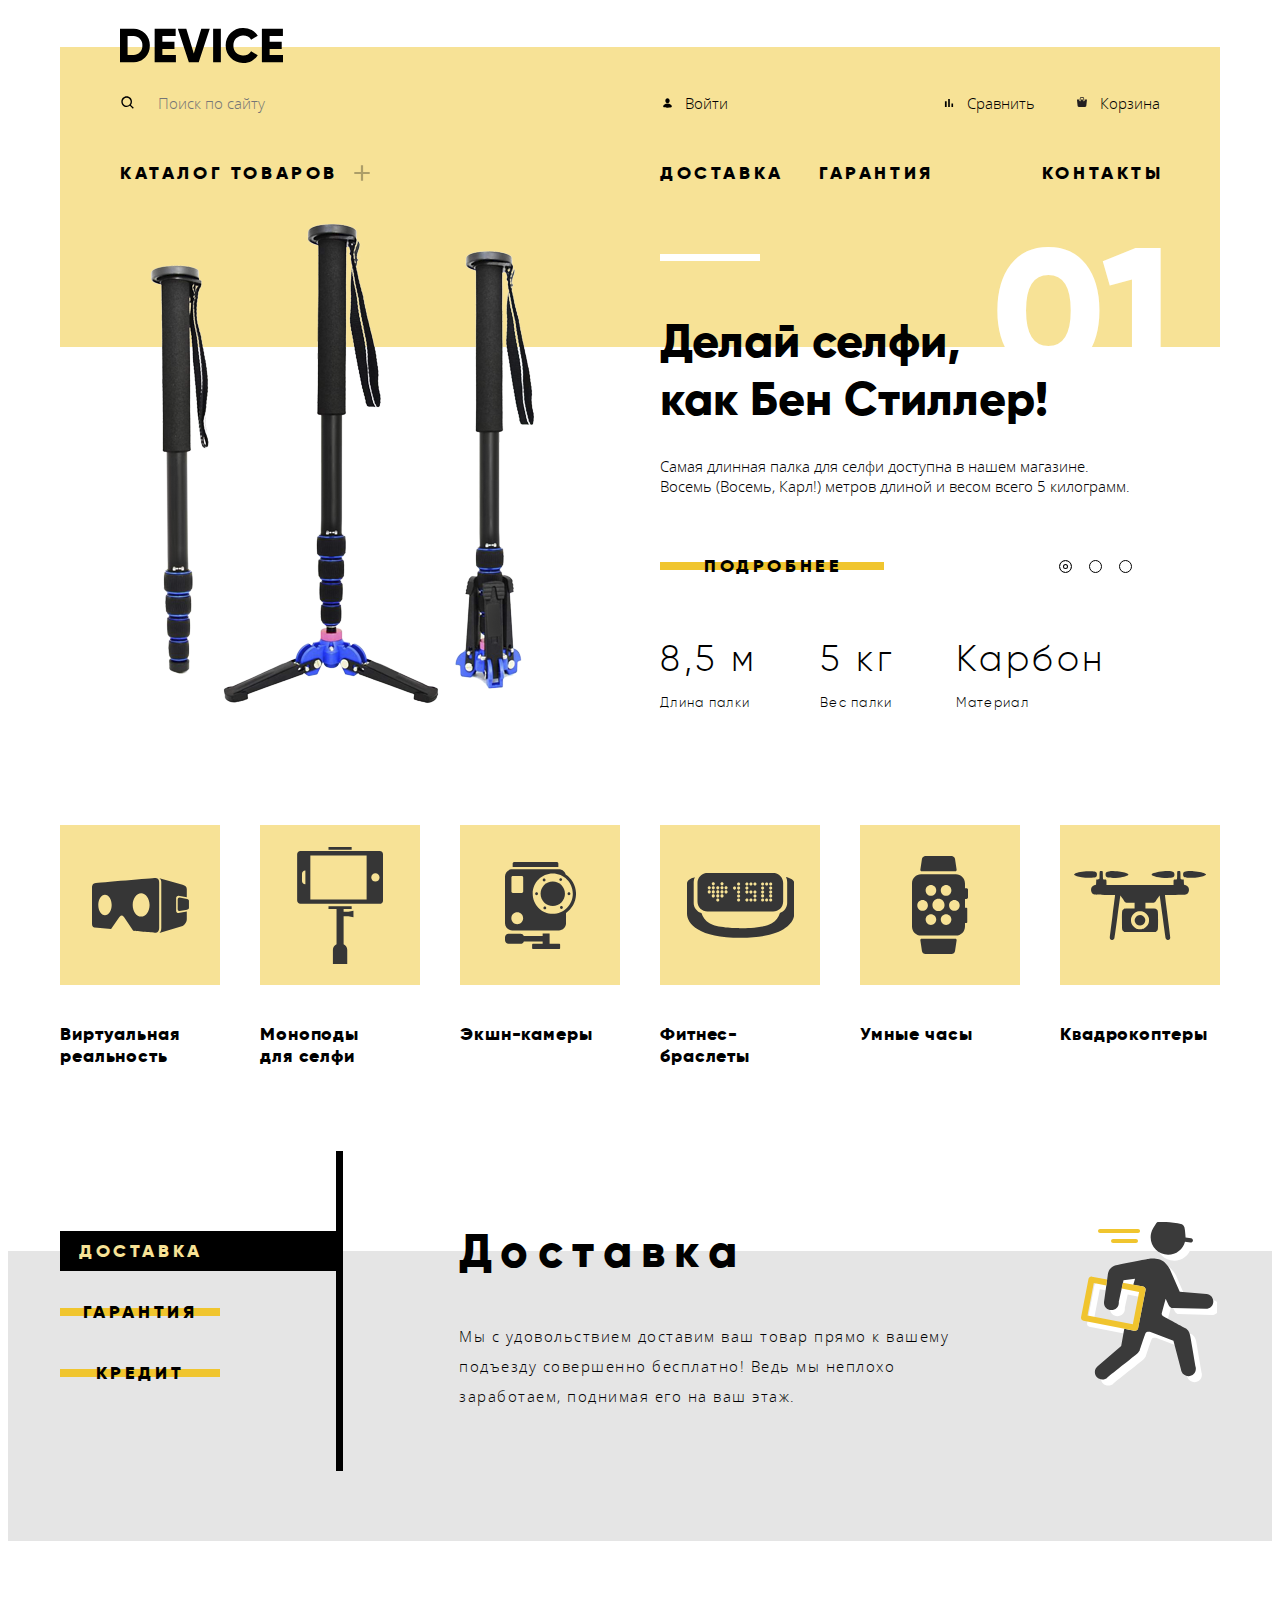
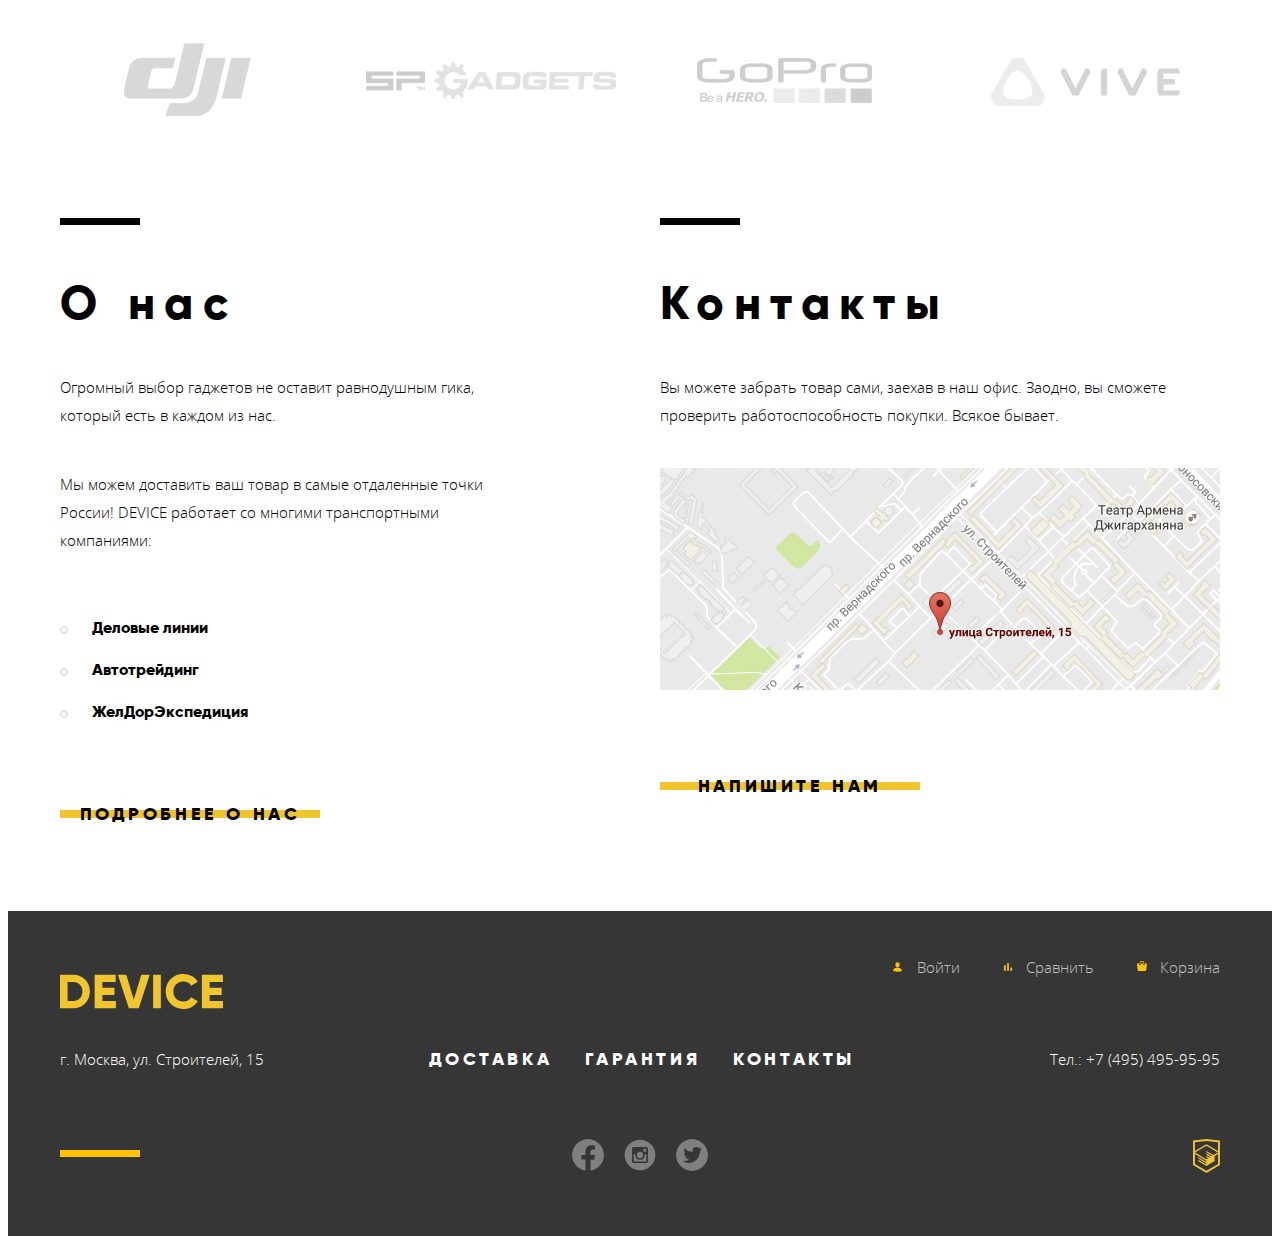
<file: index.html>
<!DOCTYPE html>
<html class="page" lang="ru">

<head>
  <meta charset="utf-8">
  <title>HTML Academy: Девайс</title>
  <link href="css/style.css" rel="stylesheet">
</head>

<body class="page-body">
  <header>
    <div class="layout-positioner">
      <nav class="main-navigation main-navigation__index">
        <a class="main-logo" href="">
          <img src="img/logo-device.svg" width="163" height="35" alt="Магазин электроники «Device»">
        </a>
        <ul class="user__nav">
          <li class="nav-finder">
            <input class="nav-finder-input" type="text" placeholder="Поиск по сайту">
            <a class="nav-finder-search-bth" href="#">Найти</a>
          </li>
          <li>
            <ul class="user__nav-user-link">
              <li class="user-link">
                <a href="#">Войти</a>
              </li>
              <!-- <li class="user-link">
                  <a href="">Валентин Петухов</a>
                </li>
                <li class="user-link__exit">
                  <a href="">Выйти</a>
                </li> -->
            </ul>
          </li>
          <li>
            <ul class="user__nav-actions">
              <li class="actions-chart">
                <a href="#">Сравнить</a>
              </li>
              <li class="actions-cart">
                <a href="#">Корзина</a>
              </li>
            </ul>
          </li>
        </ul>

        <ul class="shop__nav bold-text">
          <li class="shop__nav-catalog">
            <a class="catalog-link" href="catalog.html">Каталог товаров</a>
            <div class="shop__nav-wrapper">
              <ul class="shop__nav-list">
                <li>
                  <a href="">Виртуальная реальность</a>
                </li>
                <li>
                  <a href="">Фитнес-браслеты</a>
                </li>
                <li>
                  <a href="">Квадрокоптер</a>
                </li>
                <li>
                  <a href="">Моноподы для селфи</a>
                </li>
                <li>
                  <a href="">Умные часы</a>
                </li>
                <li>
                  <a href="">Экшн-камеры</a>
                </li>
              </ul>
            </div>
          </li>
          <li>
            <a href="#">Доставка</a>
          </li>
          <li>
            <a href="#">Гарантия</a>
          </li>
          <li>
            <a href="#">Контакты</a>
          </li>
        </ul>
      </nav>
    </div>
  </header>

  <main>
    <h1 class="visually-hidden">Магазин электроники «Device»</h1>
    <section class="slider layout-positioner">
      <ul class="slider__list">
        <li class="slider__item slider__item-0 current-slider">
          <div class="slider__image">
            <img src="img/slider-silfie-stick.png" width="384" height="486" alt="Самая длинная селфи палка">
          </div>
          <div class="slider__info">
            <b class="slider__counter-caption">01</b>
            <h2 class="visually-hidden">Самая длинная палка для селфи</h2>
            <b class="slider__info-caption bold-text">Делай селфи,<br> как Бен Стиллер! </b>
            <p class="slider__info-text">
              Самая длинная палка для селфи доступна в нашем магазине.<br>
              Восемь (Восемь, Карл!) метров длиной и весом всего 5 килограмм.
            </p>
            <div class="slider__controls">
              <a class="button bold-text" href="">Подробнее</a>
              <ul class="slider__switch-list">
                <li class="slider__switch-item slider__switch-current"></li>
                <li class="slider__switch-item"></li>
                <li class="slider__switch-item"></li>
              </ul>
            </div>

            <ul class="slider__table">
              <li>
                <ul>
                  <li class="slider__table-head">8,5 м</li>
                  <li class="slider__table-text">Длина палки</li>
                </ul>
              </li>
              <li>
                <ul>
                  <li class="slider__table-head">5 кг</li>
                  <li class="slider__table-text">Вес палки</li>
                </ul>
              </li>
              <li>
                <ul>
                  <li class="slider__table-head">Карбон</li>
                  <li class="slider__table-text">Материал</li>
                </ul>
              </li>
            </ul>
          </div>
        </li>
        <li class="slider__item slider__item-1">
          <div class="slider__image">
            <img src="img/slider-fitness-brasslete.png" width="345" height="485" alt="Фитнес-браслеты с мотивацией">
          </div>
          <div class="slider__info">
            <b class="slider__counter-caption">02</b>
            <h2 class="visually-hidden">Мотивирующие фитнес-браслеты</h2>
            <b class="slider__info-caption bold-text">Худеем<br> правильно!</b>
            <p class="slider__info-text">
              Мотивирующие фитнес-браслеты помогут найти в себе силы<br>
              не пропускать занятия и соблюдать диету.
            </p>
            <div class="slider__controls">
              <a class="button bold-text" href="">Подробнее</a>
              <ul class="slider__switch-list">
                <li class="slider__switch-item slider__switch-current"></li>
                <li class="slider__switch-item"></li>
                <li class="slider__switch-item"></li>
              </ul>
            </div>
            <ul class="slider__table">
              <li>
                <ul>
                  <li class="slider__table-head">48 часов</li>
                  <li class="slider__table-text">Без подзарядки</li>
                </ul>
              </li>
            </ul>
          </div>
        </li>
        <li class="slider__item slider__item-2">
          <div class="slider__image">
            <img src="img/slider-copter.png" width="526" height="334" alt="Фитнес-браслеты с мотивацией">
          </div>
          <div class="slider__info">
            <h2 class="visually-hidden">Атакующий квадрокоптер</h2>
            <b class="slider__counter-caption">03</b>
            <b class="slider__info-caption bold-text">Порхает как бабочка, жалит как пчела!</b>
            <p class="slider__info-text">
              Этот обычный, на первый взгляд, квадрокоптер оснащен<br>
              мощным лазером, замаскированным под стандартную камеру.
            </p>
            <div class="slider__controls">
              <a class="button bold-text" href="">Подробнее</a>
              <ul class="slider__switch-list">
                <li class="slider__switch-item slider__switch-current"></li>
                <li class="slider__switch-item"></li>
                <li class="slider__switch-item"></li>
              </ul>
            </div>
            <ul class="slider__table">
              <li>
                <ul>
                  <li class="slider__table-head">800 м</li>
                  <li class="slider__table-text">Дальность полета</li>
                </ul>
              </li>
              <li>
                <ul>
                  <li class="slider__table-head">50 м</li>
                  <li class="slider__table-text">Радиус поражения</li>
                </ul>
              </li>
            </ul>
          </div>
        </li>
      </ul>
    </section>

    <section class="page__catalog layout-positioner">
      <h2 class="visually-hidden">Наши товары</h2>
      <ul class="page__catalog-list">
        <li class="page__catalog-item">
          <a href="#">Виртуальная реальность</a>
        </li>
        <li class="page__catalog-item">
          <a href="#">Моноподы<br> для селфи</a>
        </li>
        <li class="page__catalog-item">
          <a href="#">Экшн-камеры</a>
        </li>
        <li class="page__catalog-item">
          <a href="#">Фитнес-браслеты</a>
        </li>
        <li class="page__catalog-item">
          <a href="#">Умные часы</a>
        </li>
        <li class="page__catalog-item">
          <a href="#">Квадрокоптеры</a>
        </li>
      </ul>
    </section>

    <section class="page__services">
      <h2 class="visually-hidden">Дополнительные услуги</h2>
      <div class="layout-positioner">
        <ul class="services__controls-list">
          <li class="services__controls-item">
            <a class="button button-service button-service--current bold-text" href="#">Доставка</a>
          </li>
          <li class="services__controls-item">
            <a class="button button-service bold-text" href="#">Гарантия</a>
          </li>
          <li class="services__controls-item">
            <a class="button button-service bold-text" href="#">Кредит</a>
          </li>
        </ul>
        <ul class="services__list">
          <li class="services-current services__item services-delivery">
            <div class="services__text-container">
              <h3>Доставка</h3>
              <p>
                Мы с удовольствием доставим ваш товар прямо к вашему<br>
                подъезду совершенно бесплатно! Ведь мы неплохо<br>
                заработаем, поднимая его на ваш этаж.
              </p>
            </div>
            <img width="136" height="164" src="img/logo-services-delivery.svg" alt="Доставка">
          </li>
          <li class="services__item services-warranty">
            <div class="services__text-container">
              <h3>Гарантия</h3>
              <p>
                Если из-за возгорания купленного у нас товара у вас сгорит дом —
                не переживайте, мы выдадим вам новый.<br>
                Товар, не дом, конечно же.
              </p>
            </div>
            <img width="171" height="195" src="img/logo-services-warranty.svg" alt="Гарантия">
          </li>
          <li class="services__item services-credit">
            <div class="services__text-container">
              <h3>Кредит</h3>
              <p>
                Залезть в долговую яму стало проще! Кредитные консультанты
                подберут для вас наиболее выгодные<br>
                условия кредита. Выгодные для нашего банка, разумеется.
              </p>
            </div>
            <img width="156" height="188" src="img/logo-services-credit.svg" alt="Кредит">
          </li>
        </ul>
      </div>
    </section>

    <section class="partners layout-positioner">
      <h2 class="visually-hidden">Наши партнеры:</h2>
      <ul class="partners__list">
        <li class="partners__item">
          <a class="partners__item-link" href="#">
            <img src="img/logo-partners-dji.png" width="260" height="100" alt="DJI">
          </a>
        </li>
        <li class="partners__item">
          <a class="partners__item-link" href="#">
            <img src="img/logo-partners-spgadjects.png" width="260" height="100" alt="SP-Gadjects">
          </a>
        </li>
        <li class="partners__item">
          <a class="partners__item-link" href="#">
            <img src="img/logo-partners-gopro.png" width="260" height="100" alt="Go-Pro">
          </a>
        </li>
        <li class="partners__item">
          <a class="partners__item-link" href="#">
            <img src="img/logo-partners-vive.png" width="260" height="100" alt="ViVE">
          </a>
        </li>
      </ul>
    </section>

    <section class="about-us layout-positioner">
      <div class="about-us__info">
        <h2>О нас</h2>
        <p>
          Огромный выбор гаджетов не оставит равнодушным гика,
          который есть в каждом из нас.
        </p>
        <p>
          Мы можем доставить ваш товар в самые отдаленные точки
          России! DEVICE работает со многими транспортными компаниями:
        </p>
        <ul class="about-us__info-list">
          <li class="about-us__info-item">Деловые линии</li>
          <li class="about-us__info-item">Автотрейдинг</li>
          <li class="about-us__info-item">ЖелДорЭкспедиция</li>
        </ul>
        <a class="button bold-text" href="#">Подробнее о нас</a>
      </div>
      <div class="about-us__contacts">
        <h2>Контакты</h2>
        <p>
          Вы можете забрать товар сами, заехав в наш офис. Заодно, вы сможете
          проверить работоспособность покупки. Всякое бывает.
        </p>
        <a href="https://goo.gl/maps/AiWptK6ANWb7utHH7">
          <img src="img/about-us-map.png" width="560" height="222" alt="Наш адрес: ул.Строителей 15">
        </a>
        <a class="button bold-text" href="#">Напишите нам</a>
      </div>
    </section>
  </main>

  <footer class="main-footer">
    <div class="layout-positioner footer-wrapper-top">
      <a href="#">
        <img src="img/logo-device-footer.svg" alt="Магазин Девайс">
      </a>
      <ul class="footer__user-nav">
        <li class="footer__user-link">
          <a href="#">Войти</a>
        </li>
        <!-- <li class="footer__user-link">
          <a href="">Валентин Петухов</a>
        </li>
        <li class="footer__user-exit">
          <a href="">Выйти</a>
        </li> -->
        <li class="footer__actions-chart">
          <a href="#">Сравнить</a>
        </li>
        <li class="footer__actions-cart">
          <a href="#">Корзина</a>
        </li>
      </ul>
    </div>
    <div class="layout-positioner footer-wrapper-center">
      <address class="footer__adress">
        г. Москва, ул. Строителей, 15
      </address>
      <ul class="footer__link-list">
        <li class="footer__link-item">
          <a href="#">Доставка</a>
        </li>
        <li class="footer__link-item">
          <a href="#">Гарантия</a>
        </li>
        <li class="footer__link-item">
          <a href="#">Контакты</a>
        </li>
      </ul>
      <p class="footer__phone">Тел.:
        <a href="tel:+74959595">+7 (495) 495-95-95</a>
      </p>
    </div>
    <div class="layout-positioner footer-wrapper-bottom">
      <section>
        <h2 class="visually-hidden">Мы в социальных сетях:</h2>
        <ul class="footer__social-list">
          <li class="footer__social-item">
            <a class="social-icon social-facebook" href="#">
              <span class="visually-hidden">Facebook</span>
            </a>
          </li>
          <li class="footer__social-item">
            <a class="social-icon social-instagram" href="#">
              <span class="visually-hidden">Instagram</span>
            </a>
          </li>
          <li class="footer__social-item">
            <a class="social-icon social-twitter" href="#">
              <span class="visually-hidden">Twitter</span>
            </a>
          </li>
        </ul>
      </section>
      <a class="footer__academy-link" href="https://htmlacademy.ru/intensive/htmlcss">
        <span class="visually-hidden">HTML и CSS. Профессиональная вёрстка сайтов</span>
      </a>
    </div>
  </footer>

  <div class="modal">
    <h2 class="visually-hidden">Форма обратной связи</h2>
    <form class="modal-form" action="https://echo.htmlacademy.ru" method="get">
      <fieldset>
        <ul class="modal-contacts__list">
          <li class="modal-contacts__item">
            <label class="modal-contacts__label" for="name">Ваше имя:</label>
            <input class="modal-contacts__input" name="name" id="name" type="text" placeholder="Имя Фамилия">
          </li>
          <li class="modal-contacts__item">
            <label class="modal-contacts__label" for="email">Ваш e-mail:</label>
            <input class="modal-contacts__input" name="email" id="email" type="email" placeholder="email@example.com">
          </li>
        </ul>
        <div class="textarea-container">
          <label class="modal-contacts__label" for="user-message">Текст письма:</label>
          <textarea class="modal-user-text" name="user-message" id="user-message"
            placeholder="В свободной форме"></textarea>
        </div>
        <button class="button modal-send-button bold-text" type="submit">отправить</button>
        <button class="modal-close-button" type="button">
          <span class="visually-hidden">Закрыть форму обратной связи</span>
        </button>
      </fieldset>
    </form>
  </div>
</body>

</html>
</file>
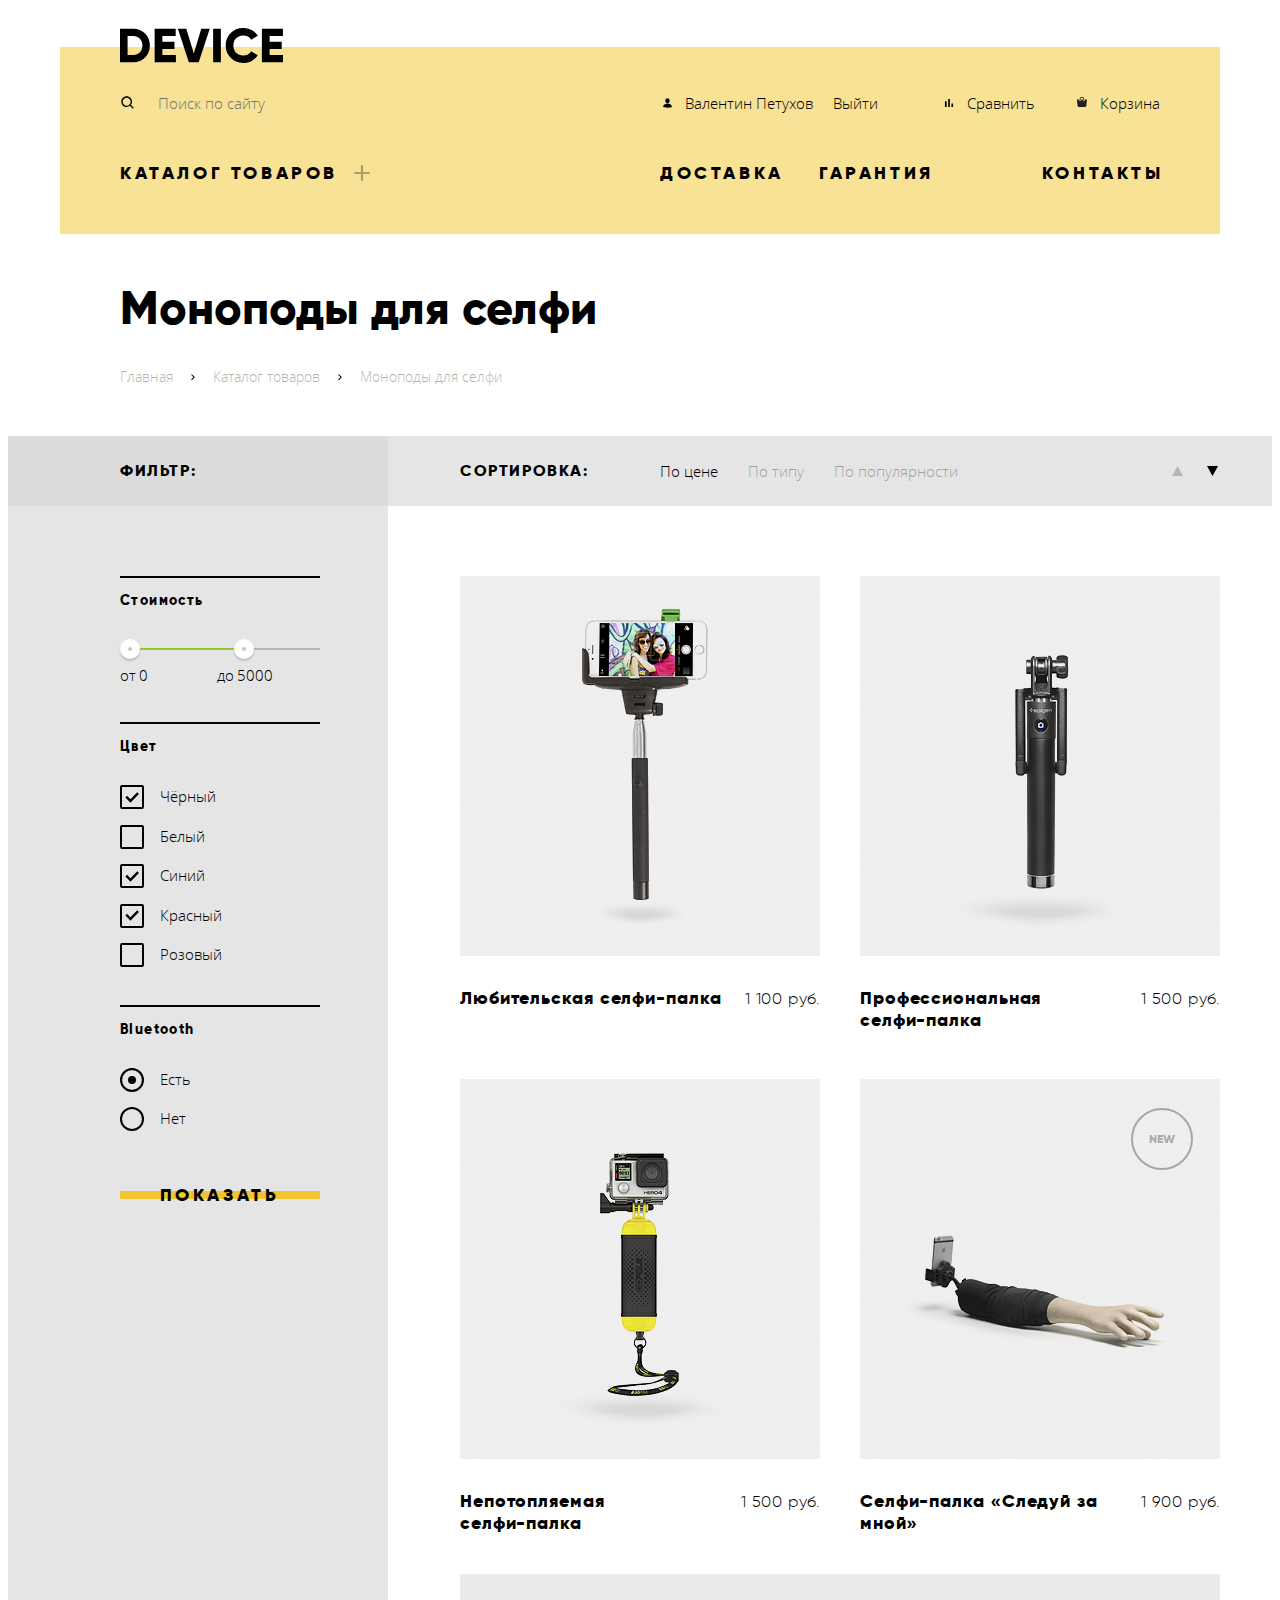
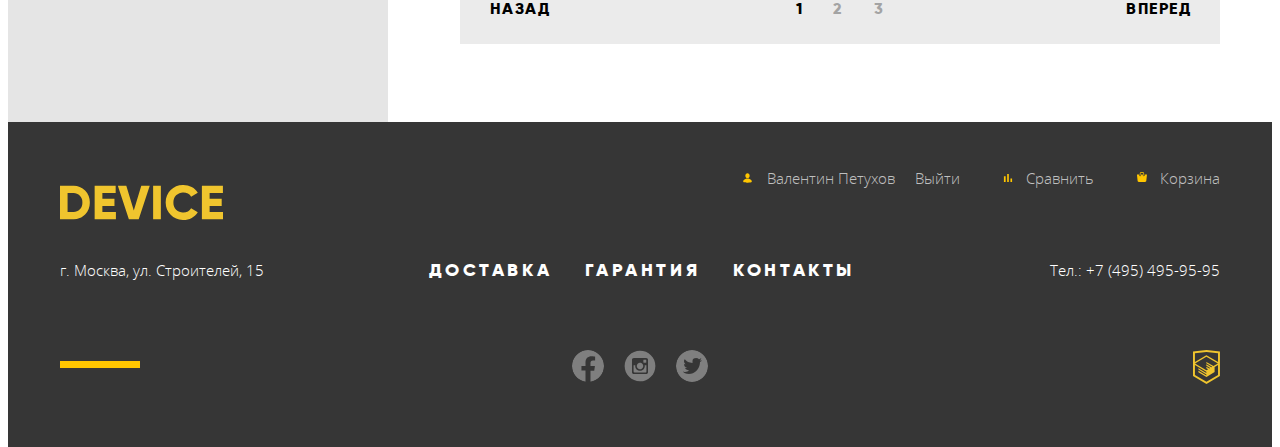
<file: catalog.html>
<!DOCTYPE html>
<html class="page" lang="ru">

<head>
  <meta charset="utf-8">
  <title>HTML Academy: Девайс</title>
  <link href="css/style.css" rel="stylesheet">
</head>

<body class="page-body">
  <header>
    <div class="layout-positioner">
      <nav class="main-navigation">
        <a class="main-logo" href="index.html">
          <img src="img/logo-device.svg" width="163" height="35" alt="Магазин электроники «Device»">
        </a>
        <ul class="user__nav">
          <li class="nav-finder">
            <input class="nav-finder-input" type="text" placeholder="Поиск по сайту">
          </li>
          <li>
            <ul class="user__nav-user-link">
              <!-- <li class="user-link">
                <a href="#">Войти</a>
              </li> -->
              <li class="user-link">
                    <a href="">Валентин Петухов</a>
                  </li>
                  <li class="user-link__exit">
                    <a href="">Выйти</a>
                  </li>
            </ul>
          </li>
          <li>
            <ul class="user__nav-actions">
              <li class="actions-chart">
                <a href="#">Сравнить</a>
              </li>
              <li class="actions-cart">
                <a href="#">Корзина</a>
              </li>
            </ul>
          </li>
        </ul>

        <ul class="shop__nav bold-text">
          <li class="shop__nav-catalog">
            <a class="catalog-link" href="#">Каталог товаров</a>
            <div class="shop__nav-wrapper">
              <ul class="shop__nav-list">
                <li>
                  <a href="">Виртуальная реальность</a>
                </li>
                <li>
                  <a href="">Фитнес-браслеты</a>
                </li>
                <li>
                  <a href="">Квадрокоптер</a>
                </li>
                <li>
                  <a href="">Моноподы для селфи</a>
                </li>
                <li>
                  <a href="">Умные часы</a>
                </li>
                <li>
                  <a href="">Экшн-камеры</a>
                </li>
              </ul>
            </div>
          </li>
          <li>
            <a href="#">Доставка</a>
          </li>
          <li>
            <a href="#">Гарантия</a>
          </li>
          <li>
            <a href="#">Контакты</a>
          </li>
        </ul>
      </nav>
    </div>
  </header>

  <main>
    <div class="layout-positioner catalog-wrapper">
      <h1 class="visually-hidden">Каталог товаров</h1>
      <h2 class="page-caption">Моноподы для селфи</h2>
      <ul class="breadcrumps">
        <li>
          <a href="#">Главная</a>
        </li>
        <li>
          <a href="#">Каталог товаров</a>
        </li>
        <li>
          <a href="#">Моноподы для селфи</a>
        </li>
      </ul>
    </div>
    <div class="catalog-head-container">
      <div class="layout-positioner catalog-wrapper catalog-wrapper-captions">
        <h3 class="filter-header">Фильтр:</h3>
        <h3 class="sorting-caption">Сортировка:</h3>
        <ul class="catalog__sorting-list">
          <li class="catalog__sorting-item">
            <ul class="catalog__links-list">
              <li class="catalog__links-item catalog__links-item--current">
                <a href="#">По цене</a>
              </li>
              <li class="catalog__links-item">
                <a href="#">По типу</a>
              </li>
              <li class="catalog__links-item">
                <a href="#">По популярности</a>
              </li>
            </ul>
          </li>
          <li class="catalog__sorting-item">
            <ul class="catalog__link-toggle">
              <li class="toggle-item">
                <a class="toggle-sort-ascending" href="#"><span class="visually-hidden">По возрастанию</span></a>
              </li>
              <li class="toggle-item toggle-item--current">
                <a class="toggle-sort-despending" href="#"><span class="visually-hidden">По убыванию</span></a>
              </li>
            </ul>
          </li>
        </ul>
      </div>
    </div>

    <div class="catalog-content-container">
      <div class="layout-positioner catalog-wrapper catalog-wrapper-content">
        <form class="catalog-filter" method="GET" action="https://echo.htmlacademy.ru">
          <fieldset>
            <legend class="filter-caption">Стоимость</legend>
            <div class="range-filter">
              <div class="range-controls">
                <div class="range-scale">
                  <div class="range-bar"></div>
                </div>
                <div class="range-toggle range-toggle-min"></div>
                <div class="range-toggle range-toggle-max"></div>
              </div>
              <div class="price-controls">
                <label class="min-price">
                  от<input type="text" name="min-price" value="0">
                </label>
                <label class="max-price">
                  до<input type="text" name="max-price" value="5000">
                </label>
              </div>
            </div>
          </fieldset>
          <fieldset>
            <legend class="filter-caption">Цвет</legend>
            <ul class="filter-colors-list">
              <li class="filter-colors-item">
                <input class="checkbox visually-hidden" type="checkbox" name="black" id="color-black" checked>
                <label class="color-checkbox" for="color-black">Чёрный</label>
              </li>
              <li class="filter-colors-item">
                <input class="checkbox visually-hidden" type="checkbox" name="white" id="color-white">
                <label class="color-checkbox" for="color-white">Белый</label>
              </li>
              <li class="filter-colors-item">
                <input class="checkbox visually-hidden" type="checkbox" name="blue" id="color-blue" checked>
                <label class="color-checkbox" for="color-blue">Синий</label>
              </li>
              <li class="filter-colors-item">
                <input class="checkbox visually-hidden" type="checkbox" name="red" id="color-red" checked>
                <label class="color-checkbox" for="color-red">Красный</label>
              </li>
              <li class="filter-colors-item">
                <input class="checkbox visually-hidden" type="checkbox" name="pink" id="color-pink">
                <label class="color-checkbox" for="color-pink">Розовый</label>
              </li>
            </ul>
          </fieldset>
          <fieldset>
            <legend class="filter-caption">Bluetooth</legend>
            <ul class="filter-bluetooth-list">
              <li class="filter-bluetooth-item">
                <input class="radio visually-hidden" type="radio" name="Bluetooth-option" id="Bluetooth-true"
                  value="true" checked>
                <label class="bluetooth-radio" for="Bluetooth-true">Есть</label>
              </li>
              <li class="filter-bluetooth-item">
                <input class="radio visually-hidden" type="radio" name="Bluetooth-option" id="Bluetooth-false"
                  value="false">
                <label class="bluetooth-radio" for="Bluetooth-false">Нет</label>
              </li>
            </ul>
          </fieldset>
          <button class="button button-filter bold-text" type="submit">Показать</button>
        </form>
        <div class="catalog__content">
          <ul class="catalog__product-list">
            <li class="catalog__product-item">
              <div class="catalog__product-link">
                <div class="catalog__product-image-container">
                  <img src="img/catalog-items/stick-nopro.jpg" alt="Небольшая селфи-палка" width="360" height="380">
                  <a class="button catalog-button-product bold-text" href="#">В корзину</a>
                  <a class="button-compare" href="#">Добавить к сравнению</a>
                </div>
              </div>
              <div class="catalog__product-info">
                <a class="product__info-description" href="#">Любительская селфи-палка</a>
                <p class="product__info-price">1 100 руб.</p>
              </div>
            </li>
            <li class="catalog__product-item">
              <div class="catalog__product-link">
                <div class="catalog__product-image-container">
                  <img src="img/catalog-items/stick-pro.jpg" alt="Удобная селфи-палка" width="360" height="380">
                  <a class="button catalog-button-product bold-text" href="#">В корзину</a>
                  <a class="button-compare" href="#">Добавить к сравнению</a>
                </div>
              </div>
              <div class="catalog__product-info">
                <a class="product__info-description" href="#">Профессиональная<br> селфи-палка</a>
                <p class="product__info-price">1 500 руб.</p>
              </div>
            </li>
            <li class="catalog__product-item">
              <div class="catalog__product-link">
                <div class="catalog__product-image-container">
                  <img src="img/catalog-items/stick-unsinkable.png"
                    alt="Селфи-палка в водонепроницаемом корпусе желтого цвета" width="360" height="380">
                  <a class="button catalog-button-product bold-text" href="#">В корзину</a>
                  <a class="button-compare" href="#">Добавить к сравнению</a>
                </div>
              </div>
              <div class="catalog__product-info">
                <a class="product__info-description" href="#">Непотопляемая<br> селфи-палка</a>
                <p class="product__info-price">1 500 руб.</p>
              </div>
            </li>
            <li class="catalog__product-item catalog__product-item--new">
              <div class="catalog__product-link">
                <div class="catalog__product-image-container">
                  <img src="img/catalog-items/stick-follow-me.jpg" alt="селфи-палка в форме руки" width="360"
                    height="380">
                  <a class="button catalog-button-product bold-text" href="#">В корзину</a>
                  <a class="button-compare" href="#">Добавить к сравнению</a>
                </div>
              </div>
              <div class="catalog__product-info">
                <a class="product__info-description" href="#">Селфи-палка «Следуй за<br> мной»</a>
                <p class="product__info-price">1 900 руб.</p>
              </div>
            </li>
          </ul>
          <div class="catalog-pagination-container catalog-wrapper">
            <a class="pagination__a-back" href="#">Назад</a>
            <ul class="pagination__list">
              <li>
                <a class="pagination__a-current" href="#">1</a>
              </li>
              <li>
                <a href="#">2</a>
              </li>
              <li>
                <a href="#">3</a>
              </li>
            </ul>
            <a class="pagination__forward" href="#">Вперед</a>
          </div>
        </div>
      </div>

    </div>
  </main>

  <footer class="main-footer">
    <div class="layout-positioner footer-wrapper-top">
      <a href="#">
        <img src="img/logo-device-footer.svg" alt="Магазин Девайс">
      </a>
      <ul class="footer__user-nav">
        <!-- <li class="footer__user-link">
          <a href="#">Войти</a>
        </li> -->
        <li class="footer__user-link">
            <a href="">Валентин Петухов</a>
          </li>
          <li class="footer__user-exit">
            <a href="">Выйти</a>
          </li>
        <li class="footer__actions-chart">
          <a href="#">Сравнить</a>
        </li>
        <li class="footer__actions-cart">
          <a href="#">Корзина</a>
        </li>
      </ul>
    </div>
    <div class="layout-positioner footer-wrapper-center">
      <address class="footer__adress">
        г. Москва, ул. Строителей, 15
      </address>
      <ul class="footer__link-list">
        <li class="footer__link-item">
          <a href="#">Доставка</a>
        </li>
        <li class="footer__link-item">
          <a href="#">Гарантия</a>
        </li>
        <li class="footer__link-item">
          <a href="#">Контакты</a>
        </li>
      </ul>
      <p class="footer__phone">Тел.:
        <a href="tel:+74959595">+7 (495) 495-95-95</a>
      </p>
    </div>
    <div class="layout-positioner footer-wrapper-bottom">
      <section>
        <h2 class="visually-hidden">Мы в социальных сетях:</h2>
        <ul class="footer__social-list">
          <li class="footer__social-item">
            <a class="social-icon social-facebook" href="#">
              <span class="visually-hidden">Facebook</span>
            </a>
          </li>
          <li class="footer__social-item">
            <a class="social-icon social-instagram" href="#">
              <span class="visually-hidden">Instagram</span>
            </a>
          </li>
          <li class="footer__social-item">
            <a class="social-icon social-twitter" href="#">
              <span class="visually-hidden">Twitter</span>
            </a>
          </li>
        </ul>
      </section>
      <a class="footer__academy-link" href="https://htmlacademy.ru/intensive/htmlcss">
        <span class="visually-hidden">HTML и CSS. Профессиональная вёрстка сайтов</span>
      </a>
    </div>
  </footer>

  <div class="modal">
    <h2 class="visually-hidden">Форма обратной связи</h2>
    <form class="modal-form" action="https://echo.htmlacademy.ru" method="get">
      <fieldset>
        <ul class="modal-contacts__list">
          <li class="modal-contacts__item">
            <label class="modal-contacts__label" for="name">Ваше имя:</label>
            <input class="modal-contacts__input" name="name" id="name" type="text" placeholder="Имя Фамилия">
          </li>
          <li class="modal-contacts__item">
            <label class="modal-contacts__label" for="email">Ваш e-mail:</label>
            <input class="modal-contacts__input" name="email" id="email" type="email" placeholder="email@example.com">
          </li>
        </ul>
        <div class="textarea-container">
          <label class="modal-contacts__label" for="user-message">Текст письма:</label>
          <textarea class="modal-user-text" name="user-message" id="user-message"
            placeholder="В свободной форме"></textarea>
        </div>
        <button class="button modal-send-button bold-text" type="submit">отправить</button>
        <button class="modal-close-button" type="button">
          <span class="visually-hidden">Закрыть форму обратной связи</span>
        </button>
      </fieldset>
    </form>
  </div>

</body>
</file>
<file: css/style.css>
@font-face {
  font-family: "Gilroy";
  src:  local("Gilroy"),
        url("../fonts/gilroylight.woff2") format("woff2"),
        url("../fonts/gilroylight.woff") format("woff");
  font-weight: 400;
  font-style: normal;
}

@font-face {
  font-family: "Gilroy";
  src:  local("Gilroy"),
        url("../fonts/gilroyextrabold.woff2") format("woff2"),
        url("../fonts/gilroyextrabold.woff") format("woff");
  font-weight: 800;
  font-style: normal;
}

@font-face {
  font-family: "Open Sans";
  src:  local("Open Sans"),
        url("../fonts/opensanslight.woff2") format("woff2"),
        url("../fonts/opensanslight.woff") format("woff");
        font-weight: 300;
        font-style: normal;
}

@font-face {
  font-family: "Open Sans";
  src:  local("Open Sans"),
        url("../fonts/opensans.woff2") format("woff2"),
        url("../fonts/opensans.woff") format("woff");
        font-weight: 400;
        font-style: normal;
}

:root {
  --basic-black: #000000;
  --basic-white: #FFFFFF;
  --basic-gray-light: #E5E5E5;
  --basic-dark: #363636;


  --special-yellow: #F7E296;
  --special-yellow-dark: #F0C52E;
  --special-yellow-footer: #FFC600;
  --special-gray-catalog: #DCDCDC;
  --special-gray-light: #EBEBEB;
  --special-green: #91C92F;
  --toogle-gray: #C4C4C4;

  --ligth-gray-modal: #F2F2F2;




  --opacity-black: rgba(0, 0, 0, 30%);
  --opacity-black-20: rgba(0, 0, 0, 20%);
  --opacity-white: rgba(255, 255, 255 , 70%);
  --opacity-white-30: rgba(255, 255, 255 , 30%);

}



/* global */

.page {
  font-family: "Open Sans", "Arial", sans-serif;
  color: var(--basic-black);
  font-style: normal;
  font-size: 15px;
  line-height: 20px;
  font-weight: 300;
  height: 100%;
}

.page-body {
  min-height: 100%;
  display: grid;
  grid-template-rows: min-content 1fr min-content;
  align-content: start;
}

.bold-text {
  font-family: "Gilroy", "Arial", sans-serif;
  font-size: 18px;
  line-height: 22px;
  font-weight: 800;
}

.visually-hidden {
  position: absolute;
  width: 1;
  height: 1;
  margin: -1;
  padding: 0;
  clip: rect(0 0 0 0);
}

.layout-positioner {
  width: 1160px;
  margin-left: auto;
  margin-right: auto;
}

a {
  text-decoration: none;
  color: inherit;
}

ul {
  list-style: none;
  padding: 0;
  margin: 0;
}

.button {
  position: relative;
  margin-top: 40px;
  padding-top: 9px;
  padding-bottom: 9px;
  font-size: 18px;
  line-height: 22px;
  letter-spacing: 0.2em;
  text-transform: uppercase;
  display: block;
}

.button::after {
  position: absolute;
  content: "";
  height: 20%;
  width: 100%;
  display: block;
  background-color: var(--special-yellow-dark);
  top: 40%;
  left: 0;
  z-index: -1;
}

.button:hover {
  background-color: var(--special-yellow-dark);
}

/* === global === */



.main-navigation {
  position: relative;
  background-color: var(--special-yellow);
  margin-top: 39px;
  padding-left: 60px;
  padding-right: 60px;
  padding-bottom: 50px;
  min-height: 186px;
  box-sizing: border-box;
}

.main-navigation__index {
  min-height: 300px;
}

.main-logo {
  position: absolute;
  top: -19px;
  left: 60px;
}

.main-logo:hover {
  opacity: 0.6;
}

.main-logo:active {
  opacity: 0.3;
}


.user__nav {
  list-style: none;
  padding: 0;
  padding-top: 46px;
  margin: 0;
  margin-bottom: 49px;

  display: grid;
  grid-template-columns: 2fr 1fr 1fr;
}

.nav-finder-input {
  padding: 0;
  display: block;
  width: 396px;
  box-sizing: border-box;
  background-color: inherit;
  border: none;
  font: inherit;
  position: absolute;
}

.nav-finder-input:focus {
  outline: none;
  padding-bottom: 13.5px;
  border-bottom: 2px solid var(--basic-black);
}

.nav-finder-input:focus + .nav-finder-search-bth,
.nav-finder:focus-within >  .nav-finder-search-bth{
  display: flex;
}

/* .nav-finder-input::after {
  content: "";
  display: block;
  width: 100%;
  height: 2px;
  background-color: var(--basic-black);
  position: absolute;
  top: 10px;
  left: 0;
} */

.nav-finder {
  position: relative;
  width: 480px;
  padding-left: 38px;

  display: flex;
}

.nav-finder::before {
  content: "";
  position: absolute;
  top: 2px;
  left: 0;
  width: 16px;
  height: 16px;
  background-image: url("../img/icon-search.svg");
  background-repeat: no-repeat;
}

.nav-finder-search-bth {
  display: none;
  width: 84px;
  height: 50px;
  border: 2px solid var(--basic-black);
  box-sizing: border-box;

  justify-content: center;
  align-items: center;

  font-family: "Open Sans", "Arial", sans-serif;
  font-weight: 300;
  font-size: 15px;
  line-height: 20px;
  text-transform: uppercase;
  position: absolute;
  top: -15px;
  right: 0;
}

.nav-finder-search-bth:hover {
  background-color: var(--basic-black);
  color: var(--basic-white);
}

.nav-finder-search-bth:active {
  background-color: var(--basic-black);
  color: var(--opacity-white-30);
}

.user__nav-user-link {
  list-style: none;
  padding: 0;
  margin: 0;
  margin-left: 10px;
  padding-left: 35px;
  box-sizing: border-box;
  display: flex;
  flex-wrap: wrap;
}

.user__nav-actions {
  list-style: none;
  padding: 0;
  padding-left: 57px;
  margin: 0;
  margin-left: 10px;
  display: flex;
  flex-wrap: wrap;
  justify-content: space-between;

  /* outline: 1px solid purple;
  outline-offset: -1px; */
}

.user-link {
  position: relative;
  margin-right: 20px;
}

.user-link:hover {
  opacity: 0.6;
}

.user-link:active {
  opacity: 0.3;
}

.user-link::before {
  content: "";
  position: absolute;
  left: -24px;
  top: 3px;
  width: 13px;
  height: 14px;
  background-image: url("../img/icon-user.svg");
  background-repeat: no-repeat;
}

.user-link__exit:hover {
  opacity: 0.6;
}

.user-link__exit:active {
  opacity: 0.3;
}

.user-link::before {
  content: "";
  position: absolute;
  left: -24px;
  top: 3px;
  width: 13px;
  height: 14px;
  background-image: url("../img/icon-user.svg");
  background-repeat: no-repeat;
}


.actions-chart {
  position: relative;
}

.actions-chart:hover {
  opacity: 0.6;
}

.actions-chart:active {
  opacity: 0.3;
}

.actions-chart::before {
  content: "";
  position: absolute;
  left: -25px;
  top: 3px;
  width: 14px;
  height: 14px;
  background-image: url("../img/icon-chart.svg");
  background-repeat: no-repeat;
}

.actions-cart {
  position: relative;
}

.actions-cart:hover {
  opacity: 0.6;
}

.actions-cart:active {
  opacity: 0.3;
}

.actions-cart::before {
  content: "";
  position: absolute;
  top: 4px;
  left: -23px;
  width: 10px;
  height: 10px;
  background-image: url("../img/icon-cart.svg");
  background-repeat: no-repeat;
}


.shop__nav {
  list-style: none;
  text-transform: uppercase;
  letter-spacing: 0.2em;
  padding: 0;
  margin: 0;
  display: grid;
  grid-template-columns: 530px 149px 139px auto;
  column-gap: 10px;
  margin-right: -0.2em;
}

.catalog-link {
  position: relative;
}

.catalog-link:hover {
  opacity: 0.6;
}

.catalog-link:active {
  opacity: 0.3;
}

.catalog-link::after {
  content: "";
  width: 22px;
  height: 22px;
  position: absolute;
  right: -35px;
  top: 0;
  background-image: url("../img/icon-plus.svg");
  background-repeat: no-repeat;
}

.shop__nav > li:last-child {
  text-align: right;
}

.shop__nav li:not(:first-child):hover {
  opacity: 0.6;
}

.shop__nav li:not(:first-child):active {
  opacity: 0.3;
}


.shop__nav-catalog {
  position: relative;
}

.shop__nav-catalog li:hover {
  opacity: 0.6;
}

.shop__nav-catalog li:active {
  opacity: 0.3;
}

.shop__nav-wrapper {
  width: 1160px;
  background-color: var(--special-yellow);
  display: none;
  position: absolute;
  left: -60px;
  padding-left: 60px;

  padding-top: 32px;
  padding-bottom: 40px;
  box-sizing: border-box;
  z-index: 5;
}

.shop__nav-list {
  background-color: var(--special-yellow);

  width: 545px;
  box-sizing: border-box;
  margin-top: 30px;

  letter-spacing: 0px;
  text-transform: none;

  margin: 0;
  padding: 0;
  list-style: none;
  text-align: left;

  display: grid;
  grid-template-columns: auto auto auto;
  row-gap: 16px;
  column-gap: 40px;

  font-family: "Open Sans", "Arial", sans-serif;
  color: var(--basic-black);
  font-style: normal;
  font-size: 15px;
  line-height: 20px;
  font-weight: 300;
}

.shop__nav-list li:hover {
  opacity: 0.6;
}

.shop__nav-list li:active {
  opacity: 0.3;
}

.catalog-link:hover + .shop__nav-wrapper,
.shop__nav-catalog:hover  > .shop__nav-wrapper:hover,
.shop__nav-catalog:focus-within > .shop__nav-wrapper {
  display: block;
}

.shop__nav-list li {
  padding: 0;
  margin: 0;
}

.shop__nav-list li:last-child {
  grid-row: 3 / 4;
}


/* Slider */

.slider {
  min-height: 506px;
  /* outline: 2px solid darkblue;
  outline-offset: -2px; */
  position: relative;
  top: -145px;
  margin-bottom: -40px;
}

.slider__list {
  list-style: none;
  margin: 0;
  padding: 0;
}

.slider__item {
  min-height: 506px;
  position: relative;
  display: none;
}

.current-slider {
  display: flex;
}

/* Slider__image */
.slider__image {
  width: 50%;
  display: flex;
  justify-content: center;
  box-sizing: border-box;
}

.slider__image img {
  margin-top: auto;
}

.slider__item-0 .slider__image {
  justify-content: flex-start;
}
.slider__item-0 img {
  margin-top: 18px;
  margin-left: 90px
}

.slider__item-1 .slider__image {
  padding-top: 45px;
}

.slider__item-2 img {
  margin-top: 0;
  padding-top: 100px;
}
/* end slider__image */

/* slider__info */

.slider__info {
  width: 50%;
  box-sizing: border-box;
  padding-top: 110px;
  padding-left: 20px;
  padding-right: 60px;

  /* outline: 2px solid darkolivegreen;
  outline-offset: -2px; */
}

.slider__counter-caption {
  font-family: "Gilroy", "Arial", sans-serif;
  color: var(--basic-white);
  font-style: normal;
  font-weight: 800;
  font-size: 179px;
  line-height: 219px;
  text-transform: uppercase;
  position: absolute;
  top: 0;
  right: 47px;
}

.slider__info-caption::before {
  content: "";
  display: block;
  width: 100px;
  height: 7px;
  background-color: var(--basic-white);
  position: absolute;
  top: -58px;
  left: 0;
}

.slider__info-caption {
  font-size: 47px;
  line-height: 58px;
  letter-spacing: 0em;
  z-index: 2;
  position: relative;
}


.slider__info-text {
  margin-top: 28px;
  margin-bottom: 50px;
}

.slider__controls {
  display: flex;
  justify-content: space-between;
  align-items: center;
  padding-right: 28px;
  margin-bottom: 52px;
}

.slider__controls > .button {
  margin: 0;
  padding-left: 44px;
  padding-right: 42px;
}

.slider__controls > .button:active {
  color: var(--opacity-black);
}

.slider__switch-list {
  margin-left: auto;
  display: flex;
  flex-wrap: wrap;
  align-items: center;
}

.slider__switch-item {
  display: block;
  width: 11px;
  height: 11px;
  background-color: inherit;
  border-color: inherit;
  border: 1px solid var(--basic-black);
  border-radius: 50%;
  margin-left: 17px;
}


.slider__switch-current {
  box-shadow: inset 0 0 0 3px var(--basic-white),
              inset 0 0 0 4px var(--basic-black);
}

.slider__table {
  list-style: none;
  margin: 0;
  padding: 0;

  display: flex;
  flex-wrap: wrap;

  font-family: "Gilroy", "Arial", sans-serif;
  font-weight: 300;
  color: var(--basic-black);

  /* outline: 1px solid violet;
  outline-offset: -1px; */
}

.slider__table > li {
  display: block;
  margin-right: 62px;
}

.slider__table > li:nth-child(3n) {
  margin-right: 0;
}


.slider__table-head {
  font-size: 36px;
  line-height: 42px;
  letter-spacing: 0.1em;
  margin-bottom: 15px;
}

.slider__table-text {
  font-size: 13px;
  line-height: 15px;
  letter-spacing: 0.1em;
  margin-bottom: 10px;
}
/* end slider__info */

/* end slider */


/* page-catalog */


.page__catalog {
  font-family: "Gilroy", "Arial", sans-serif;
  font-weight: 800;
  font-size: 18px;
  line-height: 22px;
  letter-spacing: 0.05em;
  margin-bottom: 69px;

  /* outline: 1px solid green; */
}

.page__catalog-list {
  display: grid;
  grid-template-columns: 1fr 1fr 1fr 1fr 1fr 1fr;
  column-gap: 40px;
}

.page__catalog-item {
  width: 160px;
}

.page__catalog-item a {
  position: relative;
}



.page__catalog-item a::before {
  content: "";
  display: block;
  background-color: var(--special-yellow);
  width: 160px;
  height: 160px;
  margin-bottom: 38px;
}

.page__catalog-item a::after {
  content: "";
  display: block;
  position: absolute;
  top: 0;
  width: 160px;
  height: 160px;
  background-position: center;
  background-repeat: no-repeat;
  background-color: inherit;
}

.page__catalog-item > a:active {
  opacity: 0.3;
}

.page__catalog-item a:hover::before {
  background-color: var(--special-yellow-dark);
}

.page__catalog-item a:active::after {
  opacity: 0.3;
}

.page__catalog-item:nth-child(1) a::after {
  background-image: url("../img/icon-page-catalog-vr.svg");
}

.page__catalog-item:nth-child(2) a::after {
  background-image: url("../img/icon-page-catalog-monopods.svg");
}

.page__catalog-item:nth-child(3) a::after {
  background-image: url("../img/icon-page-catalog-action-cams.svg");
}

.page__catalog-item:nth-child(4) a::after {
  background-image: url("../img/icon-page-catalog-fitness-braslets.svg");
}

.page__catalog-item:nth-child(5) a::after {
  background-image: url("../img/icon-page-catalog-smart-watches.svg");
}

.page__catalog-item:nth-child(6) a::after {
  background-image: url("../img/icon-page-catalog-copters.svg");
}
/* end page__catalog */

/* page__services */

.page__services {
  height: 290px;
  width: 100%;
  background-color: var(--basic-gray-light);
  position: relative;
  top: 115px;
  z-index: 0;
}

.page__services > .layout-positioner {
  display: grid;
  grid-template-columns: 283px auto;
}

.services__controls-list {
  width: 100%;
  position: relative;
  top: -100px;
  padding-top: 80px;
  padding-bottom: 18px;
  min-height: 320px;
  border-right: 7px solid var(--basic-black);
  box-sizing: border-box;
  margin-bottom: 100px;
}

.button-service {
  box-sizing: border-box;
  text-align: center;
  width: 160px;
  padding-left: 0;
  padding-right: 0;
  margin: 0;
  margin-bottom: 21px;
}

.button-service--current:hover {
  background-color: var(--special-yellow-dark);
  color: var(--basic-black);
}

.services__controls-item > .button:active,
.button-service--current {
  width: 100%;
  color: var(--special-yellow);
  background-color: var(--basic-black);
  text-align: left;
  padding-left: 19px;
  padding-right: 24px;
}
.services__list {
  position: relative;
  top: -57px;
  padding-left: 116px;
  width: 100%;
  box-sizing: border-box;
}

.services__item {
  display: none;
}

.services-current {
  display: flex;
  justify-content: space-between;
}


.services__text-container {
  width: 575px;
  margin-right: auto;
}

.services__text-container > h3 {
  font-family: "Gilroy", "Arial", sans-serif;
  color: var(--basic-black);
  font-weight: 800;
  font-size: 47px;
  letter-spacing: 0.2em;
}

.services__text-container > p {
  margin-top: 60px;
  font-family: "Open Sans", "Arial", sans-serif;
  font-weight: 300;
  font-size: 15px;
  line-height: 30px;
  letter-spacing: 0.1em;
}

.services-delivery > img{
  margin-top: 28px;
  margin-right: 3px;
}

.services-warranty > img{
  margin-top: 10px;
  margin-right: -16px;
}

/* === end services === */


/* partners */

.partners__list {
  display: grid;
  grid-template-columns: 260px 260px 260px 260px;
  column-gap: 40px;
  row-gap: 24px;
  margin-top: 205px;
}

.partners__item  {
  display: block;
  width: 260px;
  height: 100px;
  position: relative;
}

.partners__item-link::after {
  content: "";
  display: block;
  width: 260px;
  height: 100px;
  position: absolute;
  top: 0;
  left: 0;
  background-position: center;
  background-repeat: no-repeat;
  opacity: 0;
}

.partners__item-link:hover:after {
  opacity: 1;
}

.partners__item:first-child .partners__item-link::after {
  background-image: url("../img/logo-partners-dji-active.png");
}

.partners__item:nth-child(2) .partners__item-link::after {
  background-image: url("../img/logo-partners-spgadjects-active.png");
}

.partners__item:nth-child(3) .partners__item-link::after {
  background-image: url("../img/logo-partners-gopro-active.png");
}

.partners__item:last-child .partners__item-link::after {
  background-image: url("../img/logo-partners-vive-active.png");
}

/* === partners end === */


/* about us */

.about-us {
  display: grid;
  margin-top: 86px;
  margin-bottom: 77px;
  grid-template-columns: 473px 560px;
  column-gap: 127px;
  font-family: "Open Sans", "Arial", sans-serif;
  font-weight: 300;
  font-size: 15px;
  line-height: 28px;
}

.about-us h2 {
  position: relative;
  font-family: "Gilroy", "Arial", sans-serif;
  font-weight: 800;
  font-size: 47px;
  line-height: 58px;
  letter-spacing: 0.2em;
}

.about-us h2::before {
  content: "";
  display: block;
  height: 7px;
  width: 80px;
  background-color: var(--basic-black);
  position: absolute;
  top: -56px;
}

.about-us p {
  margin-top: 41px;
  margin-bottom: 39px;
}

.about-us .button {
  display: block;
  width: 260px;
  box-sizing: border-box;
  padding-right: 0;
  padding-left: 0;
  text-align: center;
}

.about-us__info {
  padding-top: 18px;
}

.about-us__info-list {
  font-family: "Gilroy", "Arial", sans-serif;
  font-weight: 800;
  font-size: 16px;
  line-height: 28px;
  margin-top: 60px;
  margin-bottom: 68px;
}

.about-us__info-item {
  position: relative;
  padding-left: 32px;
  margin-bottom: 14px;
}

.about-us__info-item::before {
  content: "";
  display: block;
  height: 4px;
  width: 4px;
  border: 2px solid var(--basic-gray-light);
  border-radius: 50%;
  position: absolute;
  left: 0;
  top: 12px;
}

.about-us__contacts {
  height: 500px;
  padding-top: 18px;
}

.about-us__contacts img {
  margin-bottom: 28px;
}

/* === end about-us === */


/* main-footer */

  /* footer-wrapper-top */
.main-footer {
  width: 100%;
  background-color: var(--basic-dark);
  color: var(--opacity-white);
  padding-top: 46px;
  padding-bottom: 45px;
}

.footer-wrapper-top {
  display: flex;
}

.footer-wrapper-top > a {
  margin-top: 17px;
}

.footer__user-nav {
  margin-left: auto;
  display: flex;
}

.footer__user-nav li {
  margin-left: 66px;
  position: relative;
}

.footer__user-nav li:hover {
  opacity: 0.6;
}

.footer__user-nav li:active {
  opacity: 0.3;
}

.footer__user-link::before {
  content: "";
  position: absolute;
  left: -26px;
  top: 3px;
  width: 13px;
  height: 14px;
  background-image: url("../img/icon-user-footer.svg");
  background-repeat: no-repeat;
}

.footer__user-nav > .footer__user-exit {
  margin-left: 20px;
}

.footer__actions-chart::before {
  content: "";
  position: absolute;
  left: -25px;
  top: 3px;
  width: 14px;
  height: 14px;
  background-image: url("../img/icon-chart-footer.svg");
  background-repeat: no-repeat;
}

.footer__actions-cart::before {
  content: "";
  position: absolute;
  top: 4px;
  left: -23px;
  width: 10px;
  height: 10px;
  background-image: url("../img/icon-cart-footer.svg");
  background-repeat: no-repeat;
}

  /* footer-wrapper-center  */
.footer-wrapper-center {
  display: grid;
  grid-template-columns: 1fr 423px 1fr;
  align-items: baseline;
}

.footer__link-list {
  display: grid;
  grid-template-columns: auto auto auto;
  /* column-gap: 35px; */
  font-family: "Gilroy", "Arial", sans-serif;
  font-weight: 800;
  font-size: 18px;
  line-height: 22px;
  letter-spacing: 0.2em;
  text-transform: uppercase;
  color: var(--basic-white);
}

.footer__link-item:not(:last-child) {
  margin-right: 33px;
}

.footer__link-list li:hover {
  opacity: 0.6;
}

.footer__link-list li:active {
  opacity: 0.3;
}


.footer__adress {
  font-family: "Open Sans", "Arial", sans-serif;
  color: var(--basic-white);
  font-style: normal;
  font-weight: 300;
  font-size: 15px;
  line-height: 20px;

  margin-top: 35px;
}

.footer__phone {
  text-align: right;
  font-family: "Open Sans", "Arial", sans-serif;
  color: var(--basic-white);
  font-style: normal;
  font-weight: 300;
  font-size: 15px;
  line-height: 20px;
  margin-top: 36px;
}

.footer__link-item {
  margin-top: 18px;
  padding-top: 17px;
}

/* .footer-wrapper-bottom */

.footer-wrapper-bottom {
  display: flex;
  margin-top: 55px;
  position: relative;
}

.footer-wrapper-bottom::before {
  content: "";
  display: block;
  width: 80px;
  height: 7px;
  background-color: var(--special-yellow-footer);
  position: absolute;
  top: 11px;
}

.footer__social-list {
  display: flex;
  flex-wrap: wrap;
  width: 300px;
  margin-left: 512px;
}

.social-icon {
  display: block;
  width: 32px;
  height: 32px;
  border-radius: 50%;
  background-position: center;
  background-repeat: no-repeat;
  margin-right: 20px;
  margin-bottom: 20px;
  opacity: 0.6;
}

.social-icon:hover {
  opacity: 1;
}

.social-icon:active {
  opacity: 0.3;
}

.social-facebook {
  background-image: url("../img/icon-social-facebook.svg");
}

.social-instagram {
  background-image: url("../img/icon-social-instagram.svg");
}

.social-twitter {
  background-image: url("../img/icon-social-twitter.svg");
}

.footer__academy-link {
  display: block;
  width: 27px;
  height: 34px;
  background-image: url("../img/logo-html.svg");
  background-position: center;
  background-repeat: no-repeat;
  margin-left: auto;
}

.footer__academy-link:hover {
  opacity: 0.6;
}

.footer__academy-link:active {
  opacity: 0.3;
}





/* Catalog */
.catalog-wrapper {
  padding-left: 60px;
  box-sizing: border-box;
}

.page-caption {
  font-family: "Gilroy", "Arial", sans-serif;
  font-weight: 800;
  font-size: 47px;
  line-height: 58px;
  margin-top: 45px;
  margin-bottom: 30px;
}

.breadcrumps {
  display: flex;
  justify-content: flex-start;
  flex-wrap: wrap;
  font-family: "Open Sans", "Arial", sans-serif;
  font-weight: 300;
  font-size: 14px;
  line-height: 19px;
}

.breadcrumps li {
  position: relative;
  margin-right: 40px;
}

.breadcrumps a:hover {
  opacity: 1;
}

.breadcrumps a:active {
  opacity: 0.1;
}

.breadcrumps a {
  opacity: 0.3;
}

.breadcrumps li:not(:last-child)::after {
  content: "";
  display: block;
  width: 12px;
  height: 12px;
  background-image: url("../img/icon-breadcrumps-arrow.svg");
  background-position: center;
  background-repeat: no-repeat;
  position: absolute;
  top: 4px;
  right: -26px;
  opacity: 1;
}

.catalog-wrapper-captions {
  display: flex;
  margin-top: 50px;
}

.catalog-head-container {
  width: 100%;
  background: linear-gradient(to right, var(--special-gray-catalog) 0%, var(--special-gray-catalog) 28%, var(--basic-gray-light) 28%, var(--basic-gray-light) 100%);
}

.filter-header {
  width: 268px;
  margin: 0;
  padding-top: 25px;
  padding-bottom: 25px;
  background-color: var(--special-gray-catalog);
  font-family: "Gilroy", "Arial", sans-serif;
  font-weight: 800;
  font-size: 16px;
  line-height: 20px;
  letter-spacing: 0.1em;
  text-transform: uppercase;
}

.sorting-caption {
  width: 272px;
  box-sizing: border-box;
  margin: 0;
  padding-top: 25px;
  padding-bottom: 25px;
  padding-left: 72px;
  background-color: var(--basic-gray-light);
  font-family: "Gilroy", "Arial", sans-serif;
  font-weight: 800;
  font-size: 16px;
  line-height: 20px;
  letter-spacing: 0.1em;
  text-transform: uppercase;
}

.catalog__sorting-list {
  display: flex;
  align-items: center;
  width: 560px;
  justify-content: space-between;
}

.catalog__links-list {
  display: flex;
}

.catalog__links-list li {
  margin-right: 30px;
  opacity: 0.3;
}

.catalog__links-list li:hover {
  opacity: 0.6;
}

.catalog__links-list li:active {
  opacity: 1;
}

.catalog__links-list li.catalog__links-item--current {
  opacity: 1;
}

.catalog__link-toggle {
  display: flex;
  justify-content: space-between;
  width: 50px;
  margin-left: auto;
}

.toggle-sort-ascending {
  display: block;
  width: 15px;
  height: 15px;
  background-image: url("../img/icon-catalog-sorting-toggle.svg");
  background-position: center;
  background-repeat: no-repeat;
}

.toggle-sort-despending {
  display: block;
  width: 15px;
  height: 15px;
  background-image: url("../img/icon-catalog-sorting-toggle.svg");
  background-position: center;
  background-repeat: no-repeat;
  transform: rotate(180deg);
}

.toggle-item {
  opacity: 0.2;
}

.toggle-item--current {
  opacity: 1;
}

.toggle-item:hover {
  opacity: 0.4;
}

.toggle-item:active {
  opacity: 1;
}




/* catalog filter */

.catalog-filter {
  background-color: var(--basic-gray-light);
  display: block;
  box-sizing: border-box;
  width: 100%;
  padding-top: 86px;
  padding-right: 68px;
}

.catalog-filter fieldset {
  border: none;
  margin: 0;
  padding: 0;
}

.filter-caption {
  font-family: "Gilroy", "Arial", sans-serif;
  font-weight: 800;
  font-size: 14px;
  line-height: 17px;
  letter-spacing: 0.1em;
  width: 100%;
  position: relative;
  padding: 0;
}

.filter-caption::before {
  content: "";
  display: block;
  width: 100%;
  height: 2px;
  background-color: var(--basic-black);
  position: absolute;
  top: -16px;
}

.range-filter {
  margin-bottom: 53px;
}

.range-controls {
  height: 20px;
  box-sizing: border-box;
  padding-top: 9px;
  position: relative;
  margin-top: 30px;
  margin-bottom: 6px;
}

.range-scale {
  height: 2px;
  background-color: var(--opacity-black-20);
  margin-top: auto;
  margin-bottom: auto;
}

.range-bar {
  width: 67%;
  height: 100%;
  background: var(--special-green);
}

.range-toggle {
  width: 4px;
  height: 4px;
  background-color: var(--toogle-gray);
  border: 8px solid var(--basic-white);
  border-radius: 50%;
  box-shadow: 0px 2px 2px rgba(0, 0, 0, 0.18);

  position: absolute;
  top: 0;
}

.range-toggle-min {
  left: 0;
}

.range-toggle-max {
  left: 114px;
}

.price-controls input {
  border: none;
  background: inherit;
  width: 40px;
  font: inherit;
  padding: 0;
  padding-left: 3px;
}

.max-price {
  margin-left: 34px;
}

.filter-colors-list {
  margin-top: 32px;
  margin-bottom: 57px;
}

.filter-colors-list li {
  padding-left: 40px;
  line-height: 19px;
  position: relative;
  margin-bottom: 20.5px;
}

.color-checkbox:hover::before {
  opacity: 0.6;
}

.color-checkbox:active::before {
  opacity: 1;
}

.color-checkbox::before {
  content: "";
  display: block;
  width: 20px;
  height: 20px;
  position: absolute;
  left: 0;
  top: -2px;
  border: 2px solid var(--basic-black);
  border-radius: 2px;
}

.checkbox:checked + .color-checkbox::before {
  background-image: url("data:image/svg+xml,%3Csvg width='14' height='11' viewBox='0 0 14 11' fill='none' xmlns='http://www.w3.org/2000/svg'%3E%3Cpath fill-rule='evenodd' clip-rule='evenodd' d='M2.07695 3.75L0.384644 5.5L5.46157 10.75L13.9231 2L12.2308 0.25L5.46157 7.25L2.07695 3.75Z' fill='black'/%3E%3C/svg%3E%0A");
  background-repeat: no-repeat;
  background-position: center;
}

.checkbox:disabled + .color-checkbox::before,
.checkbox:disabled + .color-checkbox  {
  opacity: 0.25;
}

.filter-colors-item:focus-within .color-checkbox::before {
  outline: 2px solid var(--basic-black);
  outline-offset: 2px;
}

.filter-bluetooth-list {
  margin-top: 32px;
}

.filter-bluetooth-list li {
  padding-left: 40px;
  line-height: 19px;
  position: relative;
  margin-bottom: 20px;
}

.bluetooth-radio::before {
  content: "";
  display: block;
  width: 20px;
  height: 20px;
  background-color: inherit;
  border: 2px solid var(--basic-black);
  border-radius: 50%;
  position: absolute;
  top: -2px;
  left: 0;
}

.bluetooth-radio:hover:before {
  opacity: 0.6;
}

.radio:disabled + .bluetooth-radio::before,
.radio:disabled + .bluetooth-radio {
  opacity: 0.25;
}

.radio:checked + .bluetooth-radio::before {
  box-shadow: inset 0 0 0 6px var(--basic-gray-light),
              inset 0 0 0 10px var(--basic-black);
}

.filter-bluetooth-item:focus-within > .bluetooth-radio::before {
  outline: 2px solid var(--basic-black);
  outline-offset: 2px;
}


.button-filter {
  width: 200px;
  z-index: 2;
  border: none;
  background-color: inherit;
  margin-top: 27px;
  padding-left: 37px;
  padding-right: 38px;
}

.button-filter:active {
  color: var(--opacity-black);
}

label {
  user-select: none;
}
/* === end catalog filter === */




/* catalog-content */

.catalog-content-container {
  width: 100%;
  background: linear-gradient(to right, var(--basic-gray-light) 0%, var(--basic-gray-light) 28%, var(--basic-white) 28%, var(--basic-white) 100%);
}

.catalog-wrapper-content {
  display: grid;
  grid-template-columns: 268px 832px;
}

.catalog__content {
  box-sizing: border-box;
  width: 100%;
}


.catalog__product-list {
  display: grid;
  grid-template-columns: 360px 360px;
  column-gap: 40px;
  row-gap: 48px;
  padding-top: 70px;
  padding-left: 72px;
}

.catalog__product-item {
  position: relative;
}

.catalog__product-item--new::before {
  content: "NEW";
  align-items: center;
  justify-content: center;
  display: flex;
  width: 58px;
  height: 58px;
  border: 2px solid var(--opacity-black);
  border-radius: 50%;
  position: absolute;
  top: 29px;
  right: 27px;

  font-family: "Gilroy";
  font-weight: 800;
  font-size: 12px;
  line-height: 15px;
  text-transform: uppercase;
  color: rgba(0, 0, 0, 0.3);
}

.catalog__product-link:hover img{
  opacity: 0.7;
}

.catalog__product-info {
  display: flex;
  justify-content: space-between;
  align-items: baseline;
  padding-top: 27px;
}

.product__info-description {
  font-family: "Gilroy", "Arial", sans-serif;
  font-weight: 800;
  font-size: 18px;
  line-height: 22px;
  letter-spacing: 0.05em;
}

.product__info-price {
  font-family: "Gilroy", "Arial", sans-serif;
  font-weight: 300;
  font-size: 16px;
  line-height: 18px;
  letter-spacing: 0.05em;
  margin: 0;
}

.catalog-button-product {
  display: none;
  width: 200px;
  box-sizing: border-box;
  padding-left: 37px;
  position: absolute;
  left: 77px;
  top: 130px;
  z-index: 2;
}

.catalog-button-product:active {
  color: var(--opacity-black);
}

.button-compare {
  display: none;
  position: absolute;
  left: 94px;
  top: 222px;
  opacity: 0.5;
}

.button-compare:hover {
  opacity: 1;
}

.button-compare:active {
  opacity: 0.2;
}

.catalog__product-image-container:hover > .catalog-button-product,
.catalog__product-image-container:hover >  .button-compare{
  display: block;
}

/* catalog-pagination-container */
.catalog-pagination-container {
  display: flex;
  padding: 25px 30px;
  padding-left: 90px;
  margin-top: 40px;
  margin-left: 72px;
  margin-bottom: 78px;

  background-color: var(--special-gray-light);
  font-family: "Gilroy", "Arial", sans-serif;
  font-weight: 800;
  font-size: 16px;
  line-height: 20px;
  letter-spacing: 0.1em;
  text-transform: uppercase;
  position: relative;
}

.pagination__list {
  width: 300px;
  display: flex;
  justify-content: center;
  /* outline: 1px solid salmon; */
  margin-left: 140px;
}

.pagination__list a {
  /* outline: 1px solid salmon; */
  margin-right: 15px;
  margin-left: 15px;
  opacity: 0.3;
}
.pagination__list a.pagination__a-current {
  opacity: 1;
}

.pagination__list a:hover {
  opacity: 0.6;
}

.pagination__list a:active {
  opacity: 1;
}

.pagination__a-back {
  display: flex;
  width: 120px;
  height: 70px;
  position: absolute;
  top: 0;
  left: 0;
  justify-content: center;
  align-items: center;
}

.pagination__a-back:hover {
  background-color: #D9D9D9;
}

.pagination__a-back:active {
  color: var(--opacity-black);
}

.pagination__forward {
  margin-left: auto;
  margin-right: -0.1em;
}
/* === end catalog-pagination-container === */

/* ====== end catalog-content ====== */


/* modal */

.modal {
  width: 960px;
  box-sizing: border-box;
  background-color: var(--basic-white);
  position: fixed;
  top: 50%;
  left: 50%;
  transform: translate(-50%, -50%);
  z-index: 50;
  display: none;
  padding-top: 92px;
  padding-left: 100px;
  padding-right: 100px;
  padding-bottom: 69px;
}

.modal fieldset {
  border: none;
}

.modal-visible {
  display: block;
}

.modal-contacts__list {
  display: flex;
  justify-content: space-between;
}

.modal-contacts__item {
  display: flex;
  flex-direction: column;
  padding: 0;

}

.modal-contacts__item:not(:nth-child(2n)) {
  margin-right: 40px;
}

.modal-contacts__label {
  font-family: "Gilroy", "Arial", sans-serif;
  font-weight: 800;
  font-size: 18px;
  line-height: 22px;
  margin-bottom: 10px;
}

.modal-contacts__input {
  width: 320px;
  height: 50px;
  background-color: var(--ligth-gray-modal);
  border: none;
  padding-left: 20px;
  padding-right: 20px;

  font-family: "Open Sans", "Arial", sans-serif;
  font-weight: normal;
  font-size: 14px;
  line-height: 19px;
}

.textarea-container {
  margin-top: 32px;
  display: flex;
  flex-direction: column;
}

.modal-user-text {
  min-height: 167px;
  padding: 16px 20px;

  font-family: "Open Sans", "Arial", sans-serif;
  font-weight: normal;
  font-size: 14px;
  line-height: 19px;
  background-color: var(--ligth-gray-modal);
  border: none;
}

.modal-send-button {
  border: none;
  z-index: 51;
  background-color: inherit;
  width: 200px;
  margin: 0;
  margin-top: 52px;
}

.modal-close-button {
  display: block;
  border: none;
  width: 55px;
  height: 55px;
  border-radius: 50%;
  background-color: var(--special-yellow);
  position: absolute;
  top: 20px;
  right: 20px;
}

.modal-close-button::before {
  content: "";
  display: block;
  width: 27px;
  height: 2px;
  background-color: var(--basic-white);
  position: absolute;
  top: center;
  left: 14px;
  transform: rotate(45deg);
}

.modal-close-button::after {
  content: "";
  display: block;
  width: 27px;
  height: 2px;
  background-color: var(--basic-white);
  position: absolute;
  top: center;
  left: 14px;
  transform: rotate(-45deg);
}

/* === end modal === */
</file>
